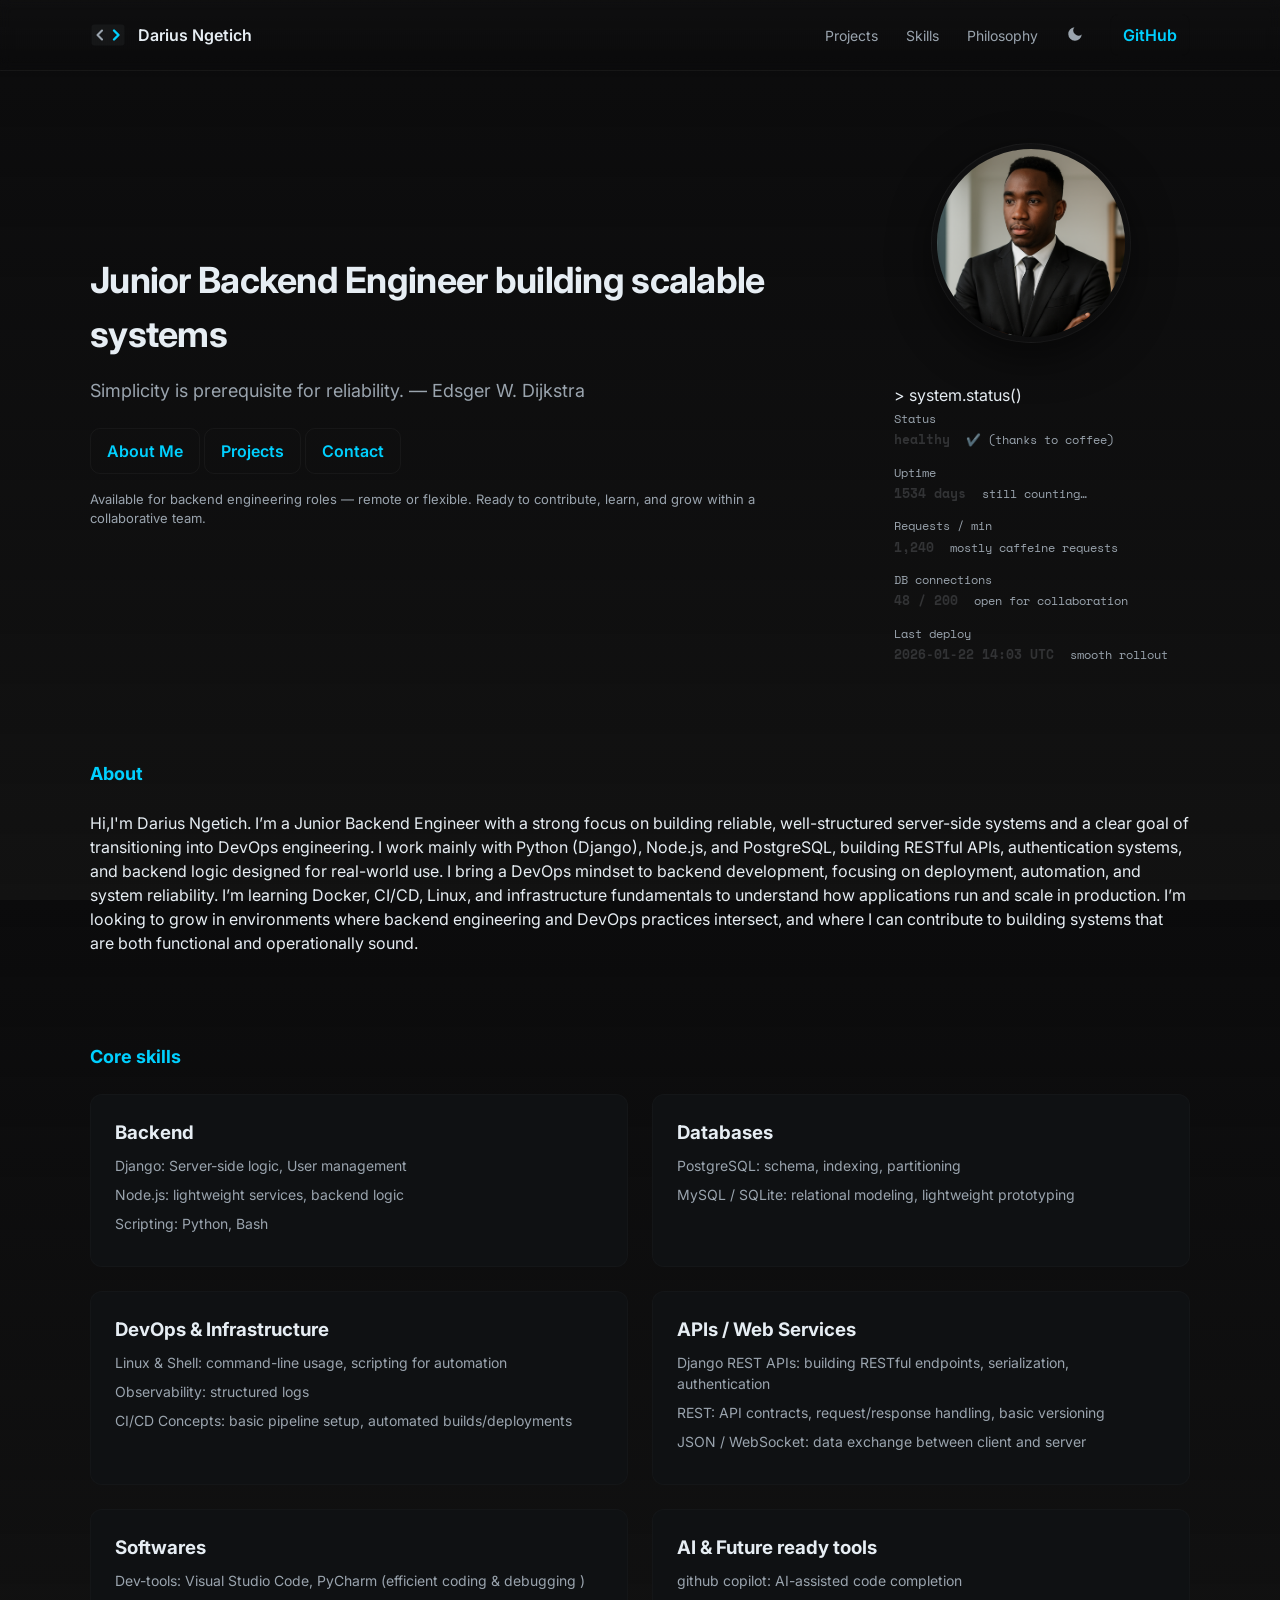
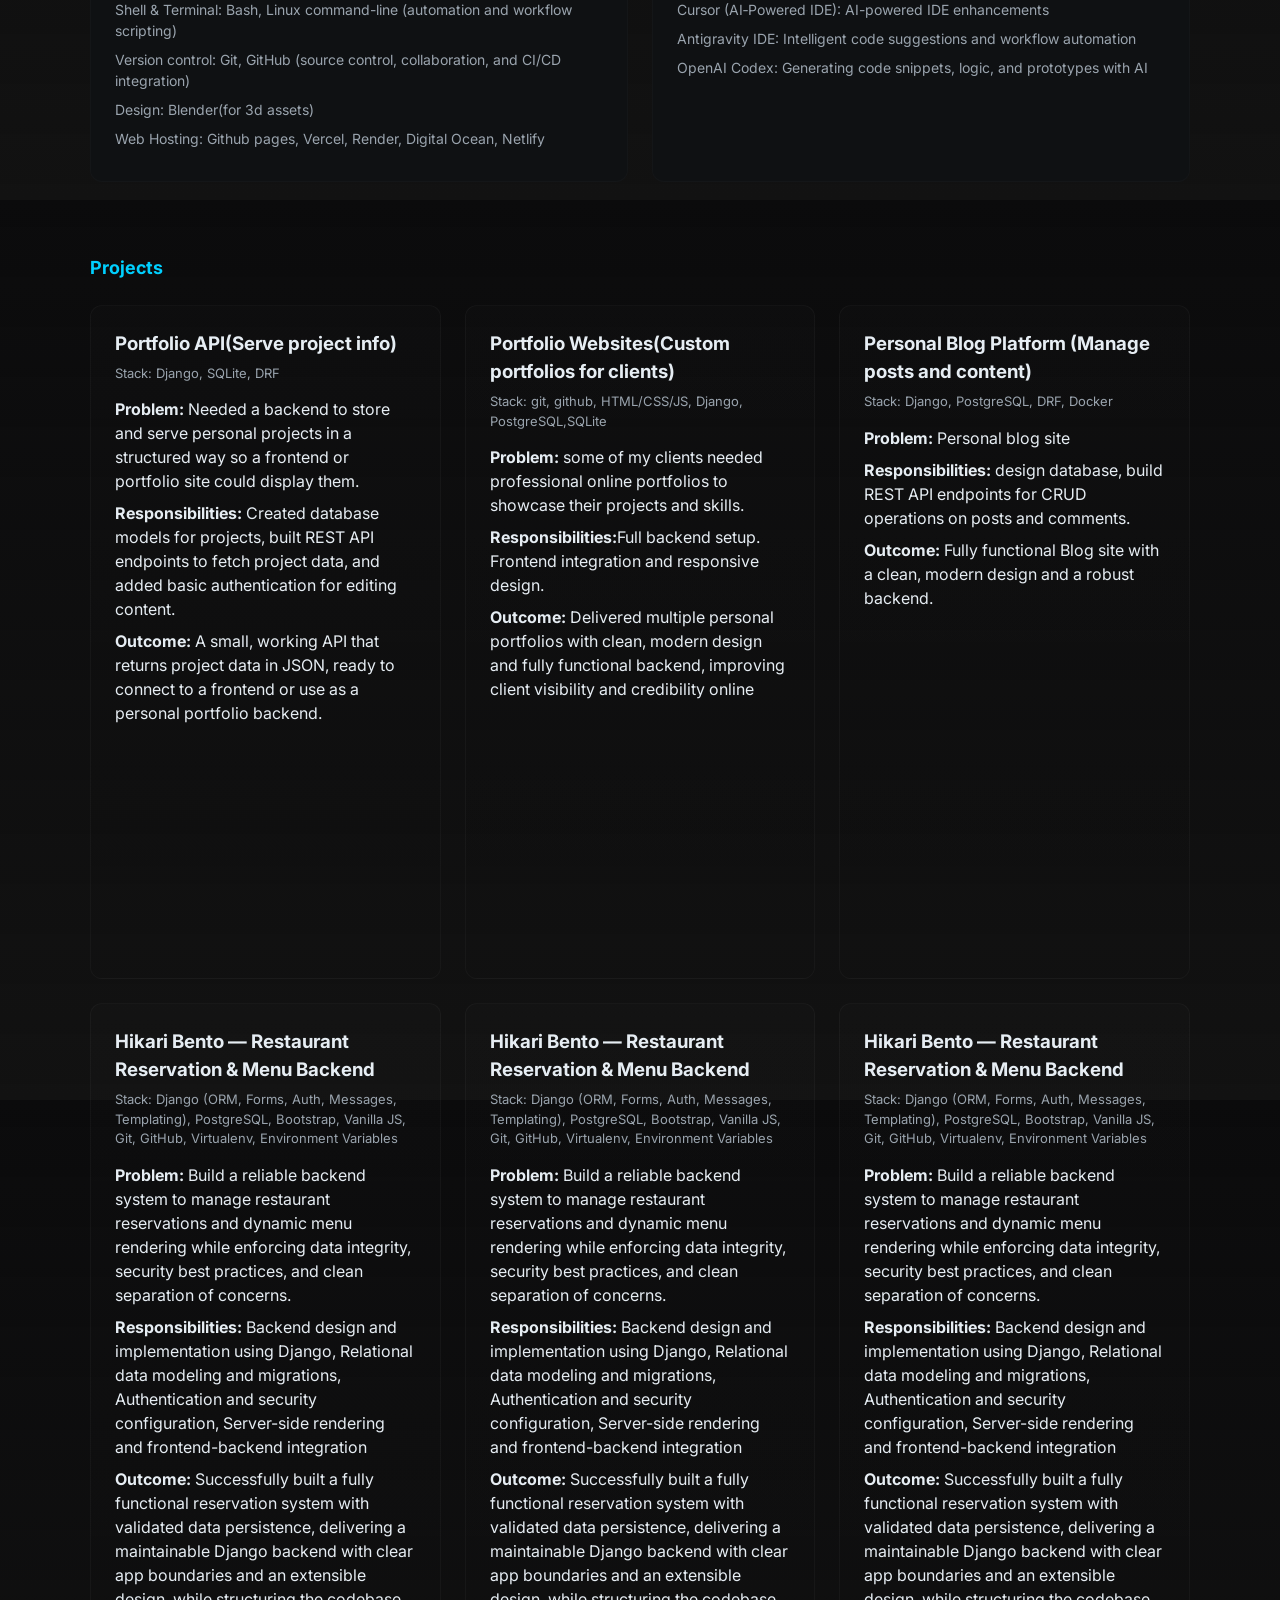
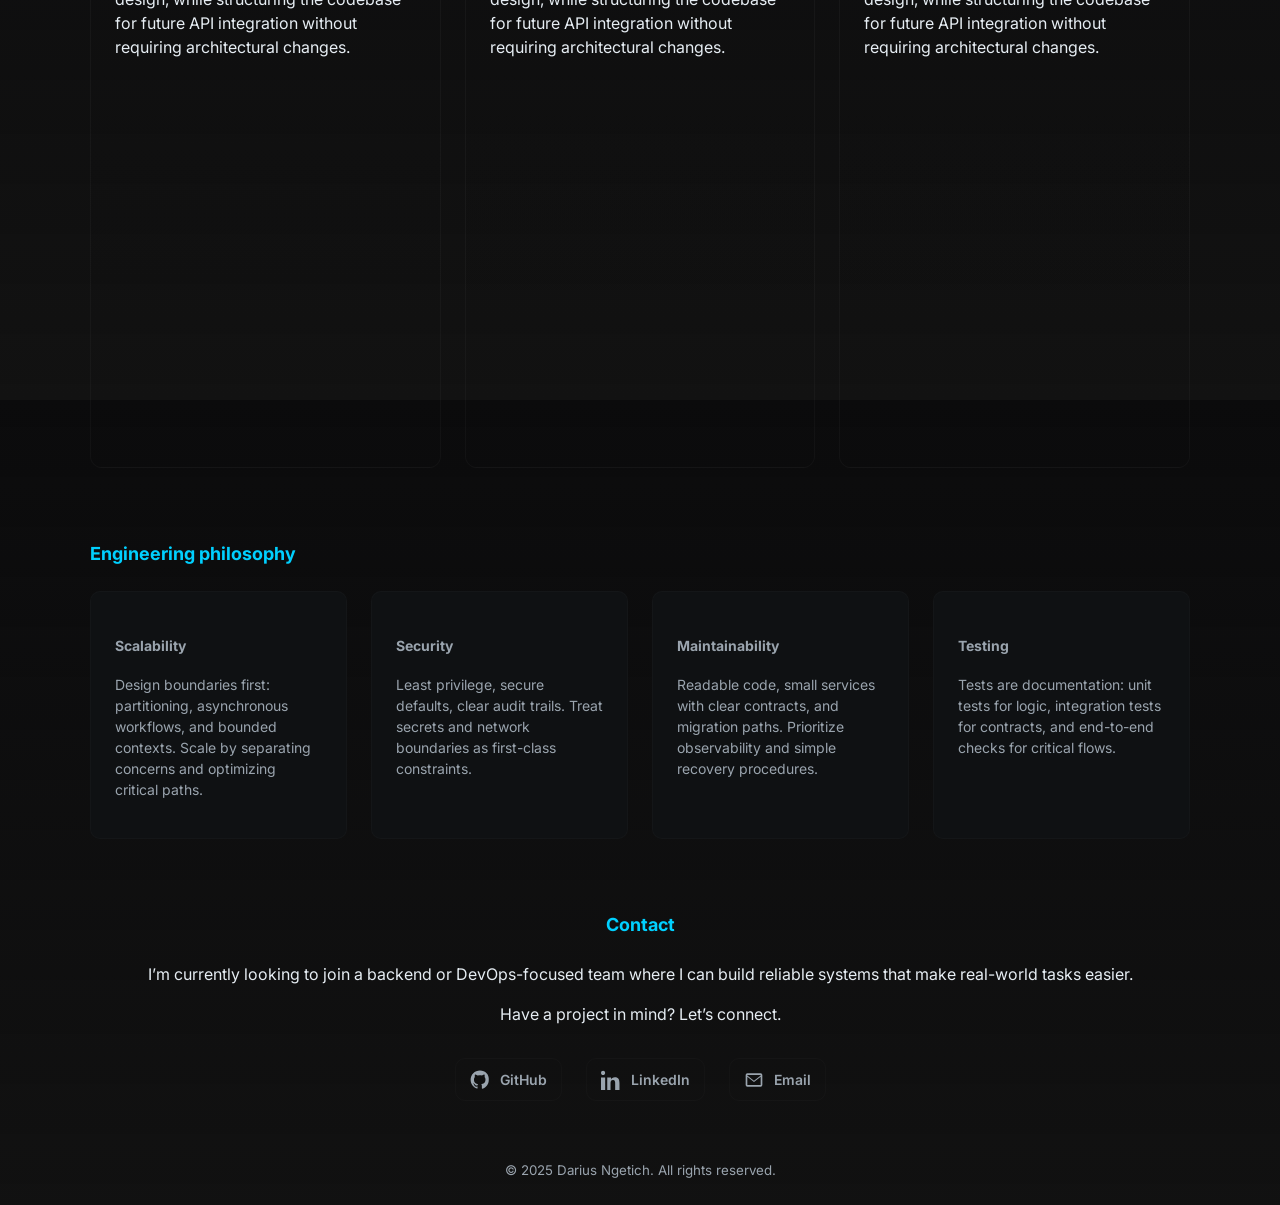
<file: index.html>
<!doctype html>
<html lang="en">
<head>
  <meta charset="utf-8" />
  <meta name="viewport" content="width=device-width,initial-scale=1" />
  <title>Darius Ngetich_Backend Engineer (Python & APIs)</title>

  <!-- Performance-first font loading (minimal) -->
  <link rel="preconnect" href="https://fonts.gstatic.com" crossorigin>
  <link href="https://fonts.googleapis.com/css2?family=Inter:wght@300;400;600;700&family=Space+Mono:wght@400;700&display=swap" rel="stylesheet">

  <!-- Styles -->
  <link rel="stylesheet" href="style.css">

  <!-- Minimal meta for social -->
  <meta name="description" content="Backend engineer specializing in API design, scalable systems, databases, and reliable automation. Clean, secure, production-ready systems." />
</head>
<body data-theme="dark">
  <header class="site-header">
    <div class="container header-inner">
      <a class="brand" href="#hero" aria-label="Go to top">
        <!-- Code-inspired mark -->
        <svg class="brand-mark" width="36" height="36" viewBox="0 0 24 24" aria-hidden="true">
          <rect x="1" y="5" width="22" height="14" rx="2" fill="currentColor" opacity="0.06"></rect>
          <path d="M8 9l-3 3 3 3" stroke="currentColor" stroke-width="1.4" fill="none" stroke-linecap="round" stroke-linejoin="round"/>
          <path d="M16 9l3 3-3 3" stroke="var(--accent)" stroke-width="1.6" fill="none" stroke-linecap="round" stroke-linejoin="round"/>
        </svg>
        <span class="brand-name">Darius Ngetich</span>
      </a>

      <nav class="nav" aria-label="Primary">
        <a class="nav-link" href="#projects">Projects</a>
        <a class="nav-link" href="#skills">Skills</a>
        <a class="nav-link" href="#philosophy">Philosophy</a>
        <button id="theme-toggle" class="btn-ghost" aria-pressed="false" title="Toggle light/dark">
          <span class="visually-hidden">Toggle theme</span>
          <svg width="18" height="18" viewBox="0 0 24 24" aria-hidden="true"><path d="M21 12.79A9 9 0 1111.21 3 7 7 0 0021 12.79z" fill="currentColor"></path></svg>
        </button>
        <a class="cta-link" href="https://github.com/Dariobot227" target="_blank" rel="noopener">GitHub</a>
      </nav>
    </div>
  </header>

  <main class="site-main">
    <!-- HERO -->
    <section id="hero" class="hero container">
      <div class="hero-content">
        <h1 class="headline">Junior Backend Engineer building scalable systems</h1>
        <p class="lead">Simplicity is prerequisite for reliability. — Edsger W. Dijkstra</p>
        <p class="hero-ctas">
          <a class="btn btn-outline" href="#about">About Me</a>
          <a class="btn btn-outline" href="#projects">Projects</a>
          <a class="btn btn-outline" href="#contact">Contact</a>
        </p>
        <p class="meta small muted">Available for backend engineering roles — remote or flexible. Ready to contribute, learn, and grow within a collaborative team.</p>
      </div>

      <aside class="hero-aside" aria-hidden="false">
        <!-- Portrait + terminal card stacked for a compact, balanced visual -->
        <figure class="portrait-wrap" aria-hidden="false">
          <!--
            Replace "assets/headshot.jpg" with your actual file path.
            Using <picture> allows adding multiple sizes/formats later (webp).
          -->
          <picture>
            <source srcset="assets/picman.png" type="image/png">
            <img class="portrait-img" src="assets/picman.png" alt="Professional headshot — neutral background" loading="lazy" width="320" height="320">
          </picture>
        </figure>

        <!-- REPLACE the current .term-card with this enhanced status card -->
          <!-- REPLACE the existing .term-card block with this -->
            <div class="term-card" role="status" aria-label="System status snapshot">
              <div class="term-line cmd">&gt; system.status()</div>

              <ul class="term-grid" aria-hidden="false">
                <li data-key="status">
                  <div class="term-key">Status</div>
                  <div class="term-val success">
                    healthy <span class="term-note">✔️ (thanks to coffee)</span>
                  </div>
                </li>

                <li data-key="uptime">
                  <div class="term-key">Uptime</div>
                  <div class="term-val">
                    1534 days <span class="term-note muted">still counting…</span>
                  </div>
                </li>

                <li data-key="requests">
                  <div class="term-key">Requests / min</div>
                  <div class="term-val">
                    1,240 <span class="term-note muted">mostly caffeine requests</span>
                  </div>
                </li>

                <li data-key="db">
                  <div class="term-key">DB connections</div>
                  <div class="term-val">
                    48 / 200 <span class="term-note muted">open for collaboration</span>
                  </div>
                </li>

                <li data-key="last-deploy">
                  <div class="term-key">Last deploy</div>
                  <div class="term-val"
                  >2026‑01‑22 14:03 UTC <span class="term-note muted">smooth rollout</span>
                </div>
                </li>
              </ul>
            </div>
      </aside>
    </section>

    <!-- ABOUT -->
    <section id="about" class="container about-section reveal">
      <h2 class="section-title">About</h2>
      <p class="about-text">
        Hi,I'm Darius Ngetich. I’m a Junior Backend Engineer with a strong focus on building reliable, well-structured server-side systems and a clear goal of transitioning into DevOps engineering. I work mainly with Python (Django), Node.js, and PostgreSQL, building RESTful APIs, authentication systems, and backend logic designed for real-world use.

        I bring a DevOps mindset to backend development, focusing on deployment, automation, and system reliability. I’m learning Docker, CI/CD, Linux, and infrastructure fundamentals to understand how applications run and scale in production.

        I’m looking to grow in environments where backend engineering and DevOps practices intersect, and where I can contribute to building systems that are both functional and operationally sound.
      </p>
    </section>

    <!-- SKILLS -->
    <section id="skills" class="container skills-section reveal">
      <h2 class="section-title">Core skills</h2>

      <div class="skills-grid" role="list">
        <div class="skill-card" role="listitem">
          <h3 class="skill-title">Backend</h3>
          <ul class="skill-list">
            <li>Django: Server-side logic, User management</li>
            <li>Node.js: lightweight services, backend logic</li>
            <li>Scripting: Python, Bash</li>
          </ul>
        </div>

        <div class="skill-card" role="listitem">
          <h3 class="skill-title">Databases</h3>
          <ul class="skill-list">
            <li>PostgreSQL: schema, indexing, partitioning</li>
            <li>MySQL / SQLite: relational modeling, lightweight prototyping</li>
          </ul>
        </div>

        <div class="skill-card" role="listitem">
          <h3 class="skill-title">DevOps & Infrastructure</h3>
          <ul class="skill-list">
            <li>Linux & Shell: command-line usage, scripting for automation</li>
            <li>Observability: structured logs</li>
            <li>CI/CD Concepts: basic pipeline setup, automated builds/deployments</li>
          </ul>
        </div>

        <div class="skill-card" role="listitem">
          <h3 class="skill-title">APIs / Web Services</h3>
          <ul class="skill-list">
            <li>Django REST APIs: building RESTful endpoints, serialization, authentication</li>
            <li>REST: API contracts, request/response handling, basic versioning</li>
            <li>JSON / WebSocket: data exchange between client and server</li>
          </ul>
        </div>

        <div class="skill-card" role="listitem">
          <h3 class="skill-title">Softwares</h3>
          <ul class="skill-list">
            <li>Dev-tools: Visual Studio Code, PyCharm (efficient coding & debugging )</li>
            <li>Shell & Terminal: Bash, Linux command-line (automation and workflow scripting)</li>
            <li>Version control: Git, GitHub (source control, collaboration, and CI/CD integration)</li>
            <li>Design: Blender(for 3d assets)</li>
            <li>Web Hosting: Github pages, Vercel, Render, Digital Ocean, Netlify</li>
          </ul>
        </div>

        <div class="skill-card" role="listitem">
          <h3 class="skill-title">AI & Future ready tools</h3>
          <ul class="skill-list">
            <li>github copilot: AI-assisted code completion</li>
            <li>Cursor (AI‑Powered IDE):  AI-powered IDE enhancements</li>
            <li>Antigravity IDE: Intelligent code suggestions and workflow automation</li>
            <li>OpenAI Codex: Generating code snippets, logic, and prototypes with AI</li>
            
          </ul>
        </div>
      </div>
    </section>

    <!-- PROJECTS -->
    <section id="projects" class="container projects-section reveal">
      <h2 class="section-title">Projects</h2>

      <div class="projects-grid">
        <!-- Project 1 -->
        <article class="project-card">
          <header>
            <h3 class="project-title">Portfolio API(Serve project info)</h3>
            <p class="project-stack">Stack: Django, SQLite, DRF</p>
          </header>
          <div class="project-body">
            <p class="project-problem"><strong>Problem:</strong> Needed a backend to store and serve personal projects in a structured way so a frontend or portfolio site could display them.</p>
            <p class="project-resp"><strong>Responsibilities:</strong> Created database models for projects, built REST API endpoints to fetch project data, and added basic authentication for editing content.</p>
            <p class="project-outcome"><strong>Outcome:</strong> A small, working API that returns project data in JSON, ready to connect to a frontend or use as a personal portfolio backend.</p>
          </div>
          <div class="project-more">
            <h4>Technical highlights</h4>
            <ul>
              <li>CRUD endpoints for projects (GET and POST)</li>
              <li>SQLite database for easy local development</li>
              <li>Basic authentication for editing content</li>
              <li>Simple, testable backend that can grow as skills improve</li>
            </ul>
          </div>
        </article>

        <!-- Project 2 -->
        <article class="project-card">
          <header>
            <h3 class="project-title">Portfolio Websites(Custom portfolios for clients)</h3>
            <p class="project-stack">Stack: git, github, HTML/CSS/JS, Django, PostgreSQL,SQLite</p>
          </header>
          <div class="project-body">
            <p class="project-problem"><strong>Problem:</strong> some of my clients needed professional online portfolios to showcase their projects and skills.</p>
            <p class="project-resp"><strong>Responsibilities:</strong>Full backend setup. Frontend integration and responsive design. </p>
            <p class="project-outcome"><strong>Outcome:</strong> Delivered multiple personal portfolios with clean, modern design and fully functional backend, improving client visibility and credibility online</p>
          </div>
          <div class="project-more">
            <h4>Technical highlights</h4>
            <ul>
              <li>For dynamic sites I implemented project CRUD so clients could add, edit, or delete data on their sites.</li>
              <li>Basic user login for editing own portfolio content</li>
              <li>Linked backend data to frontend templates for live project display</li>
            </ul>
          </div>
        </article>

        <!-- Project 3 -->
        <article class="project-card">
          <header>
            <h3 class="project-title">Personal Blog Platform (Manage posts and content)</h3>
            <p class="project-stack">Stack: Django, PostgreSQL, DRF, Docker</p>
          </header>
          <div class="project-body">
            <p class="project-problem"><strong>Problem:</strong> Personal blog site</p>
            <p class="project-resp"><strong>Responsibilities:</strong> design database, build REST API endpoints for CRUD operations on posts and comments.</p>
            <p class="project-outcome"><strong>Outcome:</strong> Fully functional Blog site with a clean, modern design and a robust backend.</p>
          </div>
          <div class="project-more">
            <h4>Technical highlights</h4>
            <ul>
              <li>CRUD APIs for posts, comments, and categories</li>
              <li>User authentication & permissions for authors and admins</li>
              <li>Django Admin integration for content management</li>
              <li>Relational database modeling in PostgreSQL for posts, categories, and comments</li>
            </ul>
          </div>
        </article>
         <!-- Project 4 -->
         <article class="project-card">
          <header>
            <h3 class="project-title">Hikari Bento — Restaurant Reservation & Menu Backend</h3>
            <p class="project-stack">Stack: Django (ORM, Forms, Auth, Messages, Templating), PostgreSQL, Bootstrap, Vanilla JS, Git, GitHub, Virtualenv, Environment Variables</p>
          </header>
          <div class="project-body">
            <p class="project-problem"><strong>Problem:</strong> Build a reliable backend system to manage restaurant reservations and dynamic menu rendering while enforcing data integrity, security best practices, and clean separation of concerns.</p>
            <p class="project-resp"><strong>Responsibilities:</strong> Backend design and implementation using Django, Relational data modeling and migrations, Authentication and security configuration, Server-side rendering and frontend-backend integration</p>
            <p class="project-outcome"><strong>Outcome:</strong> Successfully built a fully functional reservation system with validated data persistence, delivering a maintainable Django backend with clear app boundaries and an extensible design, while structuring the codebase for future API integration without requiring architectural changes.</p>
          </div>
          <div class="project-more">
            <h4>Technical highlights</h4>
            <ul>
              <li>Validated Reservations: Django Forms with server-side validation to ensure accurate bookings.</li>
              <li>Relational Schema: PostgreSQL models with transactional consistency via Django ORM and migrations.</li>
              <li>Dynamic Templates: Context-aware navigation and real-time user feedback with Django messages.</li>
              <li>Modular & API-Ready: Clean app structure enabling maintainability and future JSON API integration.</li>
              <li>Secure Auth: Built-in Django authentication, CSRF protection, and hashed passwords.</li>
            </ul>
          </div>
        </article>
         <!-- Project 5 -->
         <article class="project-card">
          <header>
            <h3 class="project-title">Hikari Bento — Restaurant Reservation & Menu Backend</h3>
            <p class="project-stack">Stack: Django (ORM, Forms, Auth, Messages, Templating), PostgreSQL, Bootstrap, Vanilla JS, Git, GitHub, Virtualenv, Environment Variables</p>
          </header>
          <div class="project-body">
            <p class="project-problem"><strong>Problem:</strong> Build a reliable backend system to manage restaurant reservations and dynamic menu rendering while enforcing data integrity, security best practices, and clean separation of concerns.</p>
            <p class="project-resp"><strong>Responsibilities:</strong> Backend design and implementation using Django, Relational data modeling and migrations, Authentication and security configuration, Server-side rendering and frontend-backend integration</p>
            <p class="project-outcome"><strong>Outcome:</strong> Successfully built a fully functional reservation system with validated data persistence, delivering a maintainable Django backend with clear app boundaries and an extensible design, while structuring the codebase for future API integration without requiring architectural changes.</p>
          </div>
          <div class="project-more">
            <h4>Technical highlights</h4>
            <ul>
              <li>Validated Reservations: Django Forms with server-side validation to ensure accurate bookings.</li>
              <li>Relational Schema: PostgreSQL models with transactional consistency via Django ORM and migrations.</li>
              <li>Dynamic Templates: Context-aware navigation and real-time user feedback with Django messages.</li>
              <li>Modular & API-Ready: Clean app structure enabling maintainability and future JSON API integration.</li>
              <li>Secure Auth: Built-in Django authentication, CSRF protection, and hashed passwords.</li>
            </ul>
          </div>
        </article>
         <!-- Project 6 -->
         <article class="project-card">
          <header>
            <h3 class="project-title">Hikari Bento — Restaurant Reservation & Menu Backend</h3>
            <p class="project-stack">Stack: Django (ORM, Forms, Auth, Messages, Templating), PostgreSQL, Bootstrap, Vanilla JS, Git, GitHub, Virtualenv, Environment Variables</p>
          </header>
          <div class="project-body">
            <p class="project-problem"><strong>Problem:</strong> Build a reliable backend system to manage restaurant reservations and dynamic menu rendering while enforcing data integrity, security best practices, and clean separation of concerns.</p>
            <p class="project-resp"><strong>Responsibilities:</strong> Backend design and implementation using Django, Relational data modeling and migrations, Authentication and security configuration, Server-side rendering and frontend-backend integration</p>
            <p class="project-outcome"><strong>Outcome:</strong> Successfully built a fully functional reservation system with validated data persistence, delivering a maintainable Django backend with clear app boundaries and an extensible design, while structuring the codebase for future API integration without requiring architectural changes.</p>
          </div>
          <div class="project-more">
            <h4>Technical highlights</h4>
            <ul>
              <li>Validated Reservations: Django Forms with server-side validation to ensure accurate bookings.</li>
              <li>Relational Schema: PostgreSQL models with transactional consistency via Django ORM and migrations.</li>
              <li>Dynamic Templates: Context-aware navigation and real-time user feedback with Django messages.</li>
              <li>Modular & API-Ready: Clean app structure enabling maintainability and future JSON API integration.</li>
              <li>Secure Auth: Built-in Django authentication, CSRF protection, and hashed passwords.</li>
            </ul>
          </div>
        </article>
      </div>
    </section>

    <!-- ENGINEERING PHILOSOPHY -->
    <section id="philosophy" class="container philosophy-section reveal">
      <h2 class="section-title">Engineering philosophy</h2>
      <div class="philosophy-grid">
        <div class="phil-card">
          <h4>Scalability</h4>
          <p>Design boundaries first: partitioning, asynchronous workflows, and bounded contexts. Scale by separating concerns and optimizing critical paths.</p>
        </div>
        <div class="phil-card">
          <h4>Security</h4>
          <p>Least privilege, secure defaults, clear audit trails. Treat secrets and network boundaries as first-class constraints.</p>
        </div>
        <div class="phil-card">
          <h4>Maintainability</h4>
          <p>Readable code, small services with clear contracts, and migration paths. Prioritize observability and simple recovery procedures.</p>
        </div>
        <div class="phil-card">
          <h4>Testing</h4>
          <p>Tests are documentation: unit tests for logic, integration tests for contracts, and end-to-end checks for critical flows.</p>
        </div>
      </div>
    </section>

    <!-- CONTACT -->
    <!-- REPLACE your existing Contact section with this -->
<section id="contact" class="container contact-section reveal">
  <h2 class="section-title">Contact</h2>
  <p class="contact-text">I’m currently looking to join a backend or DevOps-focused team where I can build reliable systems that make real-world tasks easier. </p>
  <p class="contact-text">Have a project in mind? Let’s connect. </p>
  <ul class="contact-list" role="list">
    <li>
      <a class="contact-link" href="https://github.com/Dariobot227" target="_blank" rel="noopener" aria-label="Open GitHub profile">
        <!-- GitHub icon -->
        <svg class="contact-icon" width="20" height="20" viewBox="0 0 24 24" aria-hidden="true"><path fill="currentColor" d="M12 .5C5.65.5.75 5.4.75 11.75c0 4.9 3.16 9.06 7.55 10.53.55.1.75-.24.75-.53v-1.86c-3.07.67-3.72-1.4-3.72-1.4-.5-1.28-1.22-1.62-1.22-1.62-.99-.67.07-.66.07-.66 1.1.08 1.7 1.14 1.7 1.14.98 1.68 2.58 1.2 3.22.92.1-.72.38-1.2.7-1.48-2.45-.28-5.03-1.22-5.03-5.44 0-1.2.42-2.18 1.11-2.95-.11-.28-.48-1.4.11-2.93 0 0 .91-.29 2.98 1.11a10.2 10.2 0 012.71-.37c.92 0 1.85.12 2.72.36 2.05-1.4 2.95-1.11 2.95-1.11.6 1.53.23 2.65.12 2.93.7.77 1.1 1.75 1.1 2.95 0 4.23-2.59 5.16-5.06 5.43.39.34.73 1.02.73 2.06v3.05c0 .3.2.64.76.53 4.38-1.47 7.53-5.63 7.53-10.52C23.25 5.4 18.35.5 12 .5z"/></svg>
        <span class="contact-label">GitHub</span>
      </a>
    </li>

    <li>
      <a class="contact-link" href="https://www.linkedin.com/in/darius-ngetich-3b90303a8/" target="_blank" rel="noopener" aria-label="Open LinkedIn profile">
        <!-- LinkedIn icon -->
        <svg class="contact-icon" width="20" height="20" viewBox="0 0 24 24" aria-hidden="true"><path fill="currentColor" d="M4.98 3.5C4.98 4.88 3.86 6 2.5 6S0 4.88 0 3.5 1.12 1 2.5 1 4.98 2.12 4.98 3.5zM0 8.98h5V24H0zM7.5 8.98H12v2.1h.07c.63-1.2 2.17-2.47 4.46-2.47 4.77 0 5.65 3.14 5.65 7.22V24H17v-7.77c0-1.85-.03-4.24-2.58-4.24-2.58 0-2.98 2.02-2.98 4.09V24H7.5z"/></svg>
        <span class="contact-label">LinkedIn</span>
      </a>
    </li>

    <li>
      <a class="contact-link" href="mailto:dariusngetich025@gmail.com" aria-label="Send email">
        <!-- Mail icon -->
        <svg class="contact-icon" width="20" height="20" viewBox="0 0 24 24" aria-hidden="true"><path fill="currentColor" d="M20 4H4a2 2 0 00-2 2v12a2 2 0 002 2h16a2 2 0 002-2V6a2 2 0 00-2-2zm0 2v.5L12 13 4 6.5V6h16zM4 18V8.1l8 6.4 8-6.4V18H4z"/></svg>
        <span class="contact-label">Email</span>
      </a>
    </li>
  </ul>
</section>

<!-- REPLACE the footer small line with this -->
<footer class="site-footer">
  <div class="container">
    <small class="muted footer-center">© 2025 Darius Ngetich. All rights reserved.</small>
  </div>
</footer>

  <script src="main.js" defer></script>
</body>
</html>
</file>
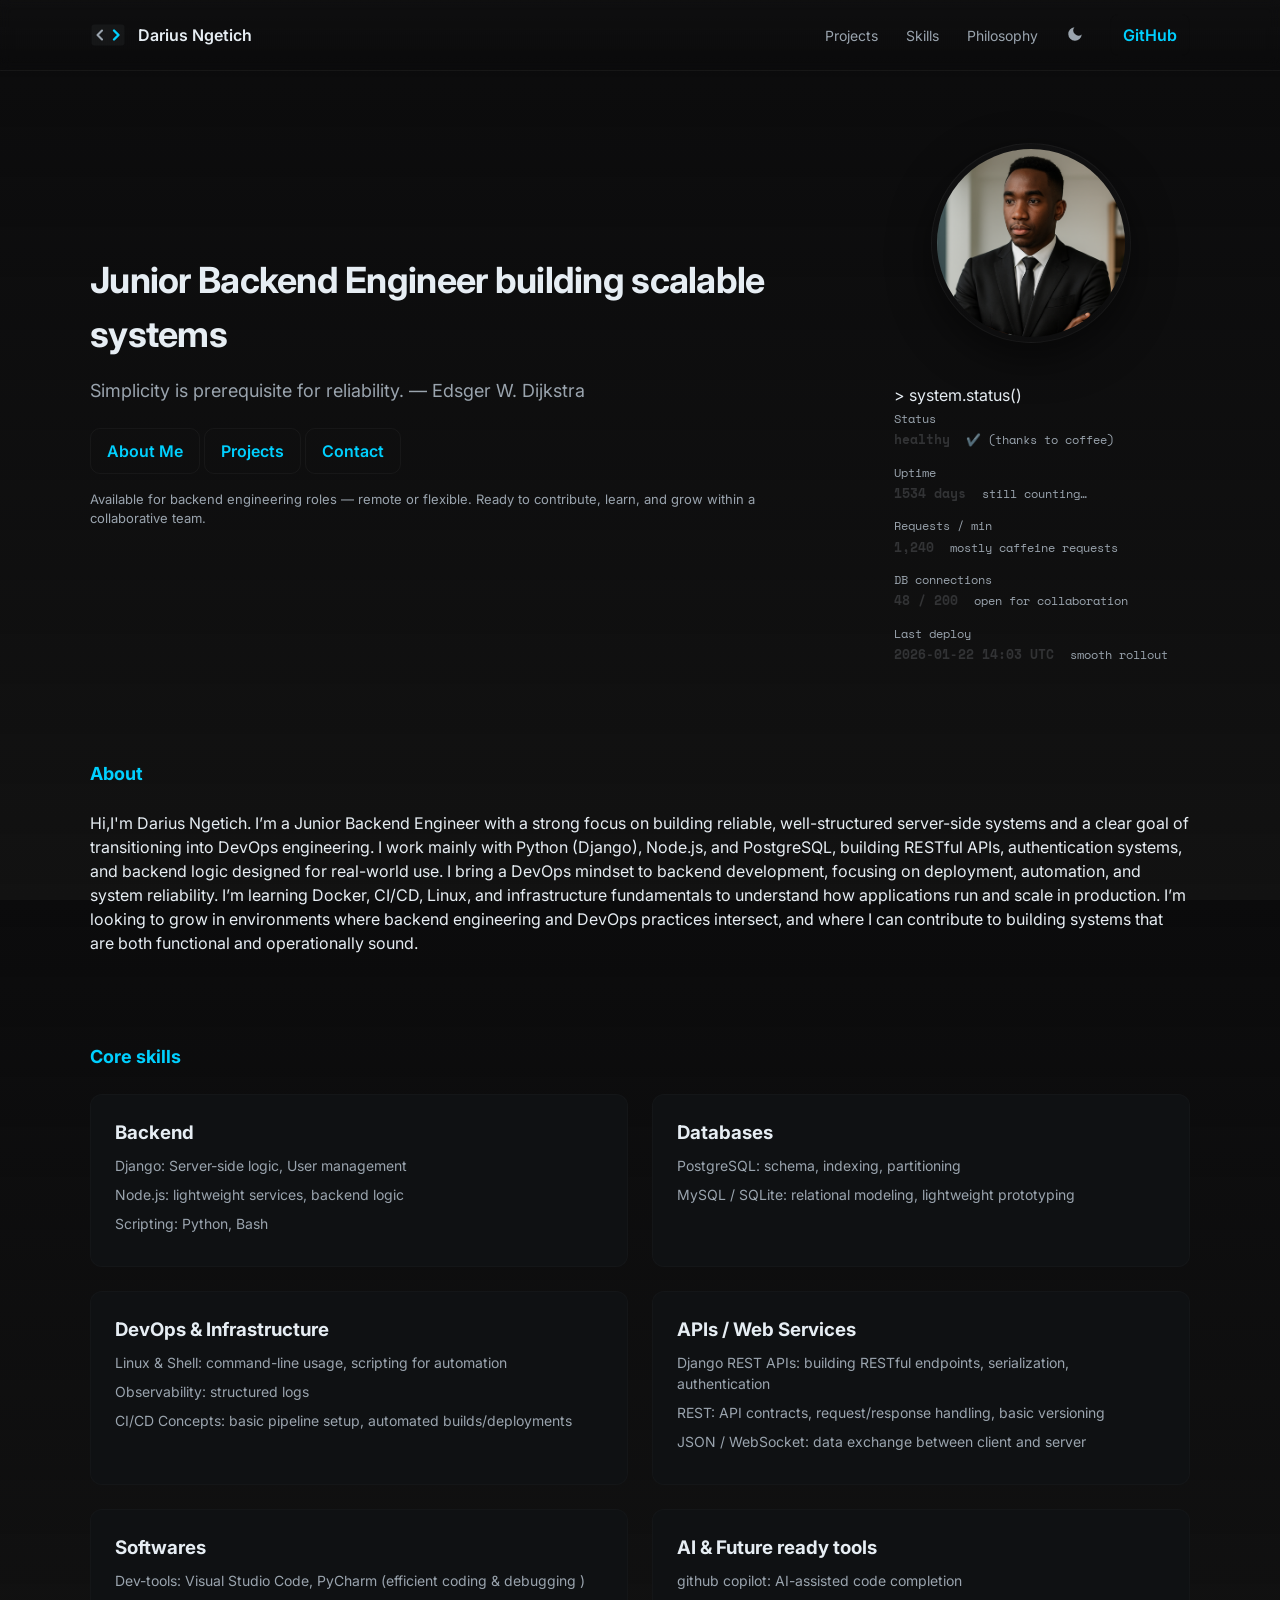
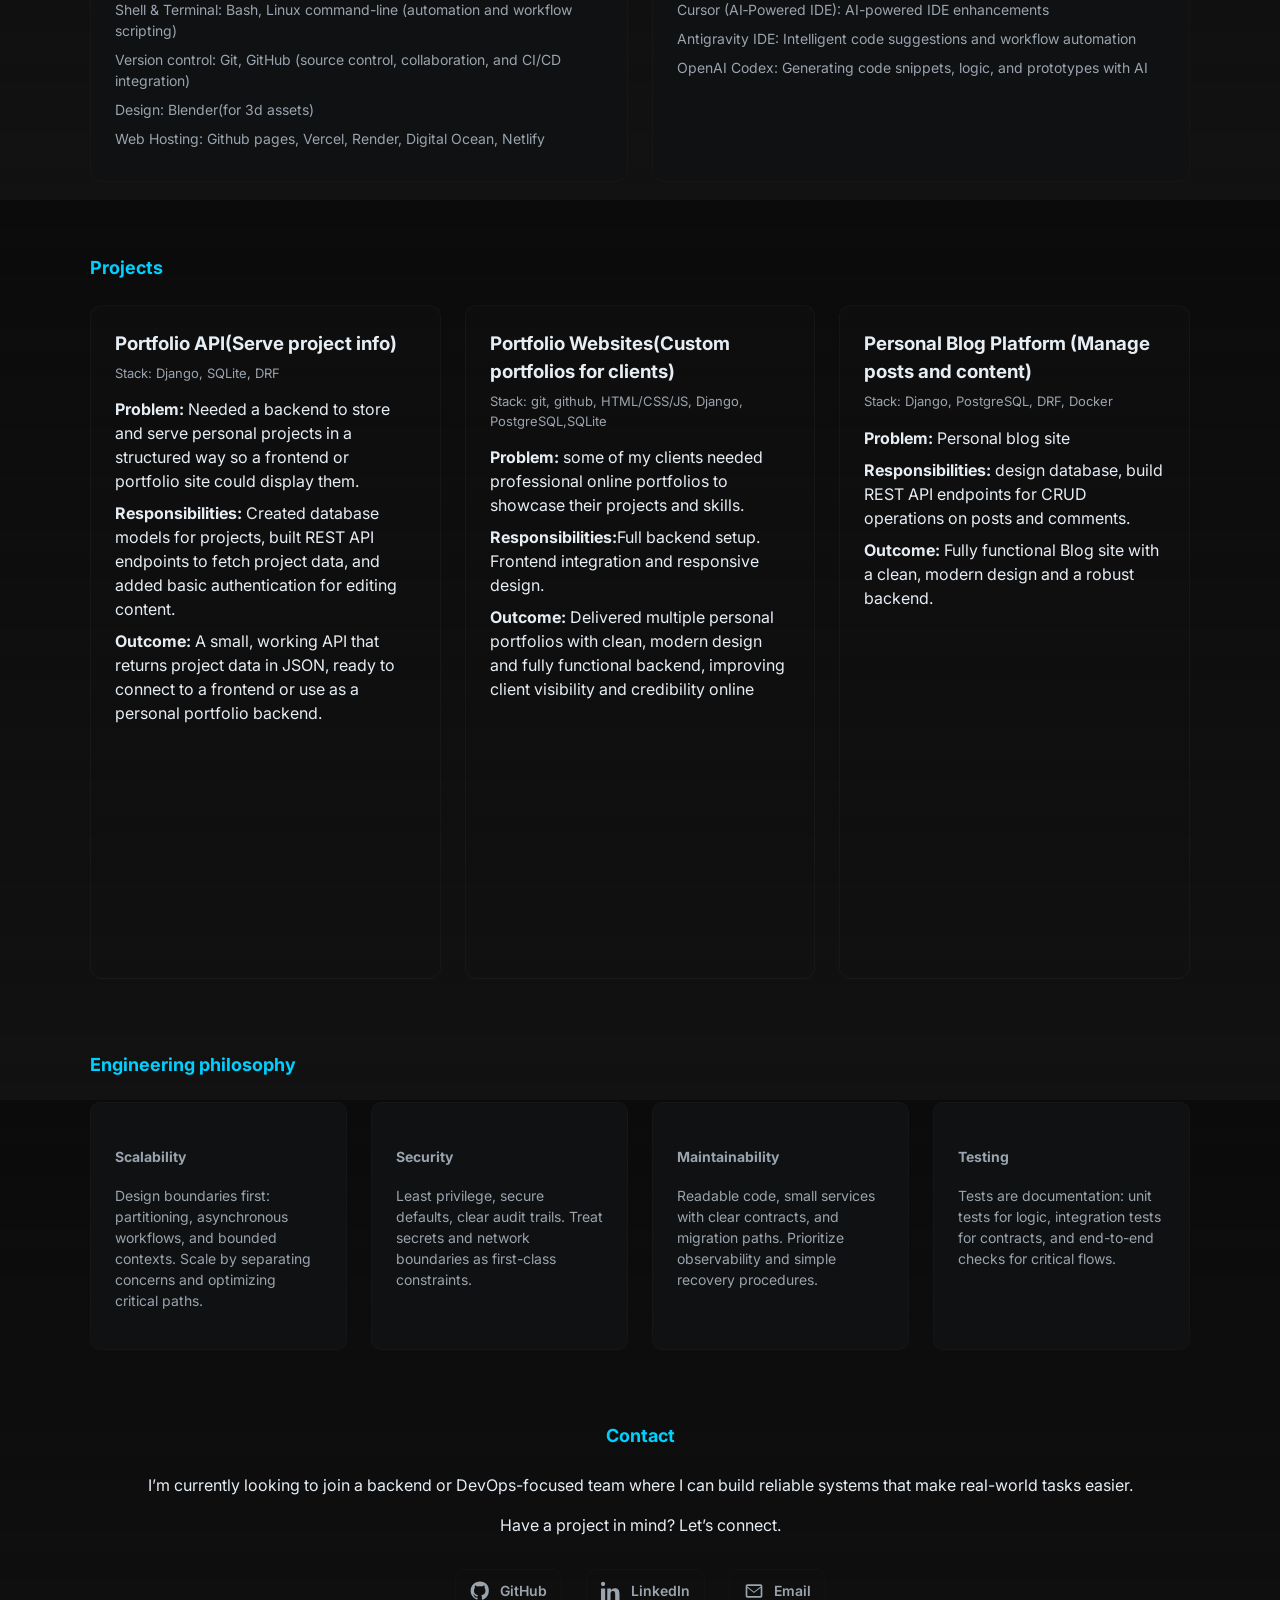
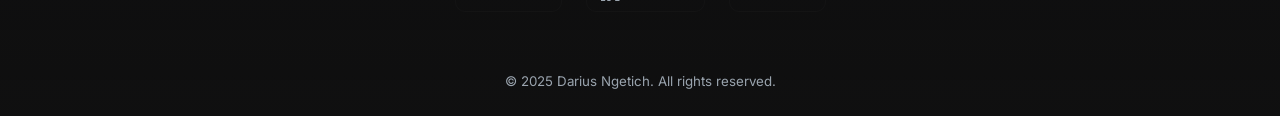
<file: Version_1/index.html>
<!doctype html>
<html lang="en">
<head>
  <meta charset="utf-8" />
  <meta name="viewport" content="width=device-width,initial-scale=1" />
  <title>Darius Ngetich_Backend Engineer (Python & APIs)</title>

  <!-- Performance-first font loading (minimal) -->
  <link rel="preconnect" href="https://fonts.gstatic.com" crossorigin>
  <link href="https://fonts.googleapis.com/css2?family=Inter:wght@300;400;600;700&family=Space+Mono:wght@400;700&display=swap" rel="stylesheet">

  <!-- Styles -->
  <link rel="stylesheet" href="style.css">

  <!-- Minimal meta for social -->
  <meta name="description" content="Backend engineer specializing in API design, scalable systems, databases, and reliable automation. Clean, secure, production-ready systems." />
</head>
<body data-theme="dark">
  <header class="site-header">
    <div class="container header-inner">
      <a class="brand" href="#hero" aria-label="Go to top">
        <!-- Code-inspired mark -->
        <svg class="brand-mark" width="36" height="36" viewBox="0 0 24 24" aria-hidden="true">
          <rect x="1" y="5" width="22" height="14" rx="2" fill="currentColor" opacity="0.06"></rect>
          <path d="M8 9l-3 3 3 3" stroke="currentColor" stroke-width="1.4" fill="none" stroke-linecap="round" stroke-linejoin="round"/>
          <path d="M16 9l3 3-3 3" stroke="var(--accent)" stroke-width="1.6" fill="none" stroke-linecap="round" stroke-linejoin="round"/>
        </svg>
        <span class="brand-name">Darius Ngetich</span>
      </a>

      <nav class="nav" aria-label="Primary">
        <a class="nav-link" href="#projects">Projects</a>
        <a class="nav-link" href="#skills">Skills</a>
        <a class="nav-link" href="#philosophy">Philosophy</a>
        <button id="theme-toggle" class="btn-ghost" aria-pressed="false" title="Toggle light/dark">
          <span class="visually-hidden">Toggle theme</span>
          <svg width="18" height="18" viewBox="0 0 24 24" aria-hidden="true"><path d="M21 12.79A9 9 0 1111.21 3 7 7 0 0021 12.79z" fill="currentColor"></path></svg>
        </button>
        <a class="cta-link" href="https://github.com/Dariobot227" target="_blank" rel="noopener">GitHub</a>
      </nav>
    </div>
  </header>

  <main class="site-main">
    <!-- HERO -->
    <section id="hero" class="hero container">
      <div class="hero-content">
        <h1 class="headline">Junior Backend Engineer building scalable systems</h1>
        <p class="lead">Simplicity is prerequisite for reliability. — Edsger W. Dijkstra</p>
        <p class="hero-ctas">
          <a class="btn btn-outline" href="#about">About Me</a>
          <a class="btn btn-outline" href="#projects">Projects</a>
          <a class="btn btn-outline" href="#contact">Contact</a>
        </p>
        <p class="meta small muted">Available for backend engineering roles — remote or flexible. Ready to contribute, learn, and grow within a collaborative team.</p>
      </div>

      <aside class="hero-aside" aria-hidden="false">
        <!-- Portrait + terminal card stacked for a compact, balanced visual -->
        <figure class="portrait-wrap" aria-hidden="false">
          <!--
            Replace "assets/headshot.jpg" with your actual file path.
            Using <picture> allows adding multiple sizes/formats later (webp).
          -->
          <picture>
            <source srcset="assets/picman.png" type="image/png">
            <img class="portrait-img" src="assets/picman.png" alt="Professional headshot — neutral background" loading="lazy" width="320" height="320">
          </picture>
        </figure>

        <!-- REPLACE the current .term-card with this enhanced status card -->
          <!-- REPLACE the existing .term-card block with this -->
            <div class="term-card" role="status" aria-label="System status snapshot">
              <div class="term-line cmd">&gt; system.status()</div>

              <ul class="term-grid" aria-hidden="false">
                <li data-key="status">
                  <div class="term-key">Status</div>
                  <div class="term-val success">
                    healthy <span class="term-note">✔️ (thanks to coffee)</span>
                  </div>
                </li>

                <li data-key="uptime">
                  <div class="term-key">Uptime</div>
                  <div class="term-val">
                    1534 days <span class="term-note muted">still counting…</span>
                  </div>
                </li>

                <li data-key="requests">
                  <div class="term-key">Requests / min</div>
                  <div class="term-val">
                    1,240 <span class="term-note muted">mostly caffeine requests</span>
                  </div>
                </li>

                <li data-key="db">
                  <div class="term-key">DB connections</div>
                  <div class="term-val">
                    48 / 200 <span class="term-note muted">open for collaboration</span>
                  </div>
                </li>

                <li data-key="last-deploy">
                  <div class="term-key">Last deploy</div>
                  <div class="term-val"
                  >2026‑01‑22 14:03 UTC <span class="term-note muted">smooth rollout</span>
                </div>
                </li>
              </ul>
            </div>
      </aside>
    </section>

    <!-- ABOUT -->
    <section id="about" class="container about-section reveal">
      <h2 class="section-title">About</h2>
      <p class="about-text">
        Hi,I'm Darius Ngetich. I’m a Junior Backend Engineer with a strong focus on building reliable, well-structured server-side systems and a clear goal of transitioning into DevOps engineering. I work mainly with Python (Django), Node.js, and PostgreSQL, building RESTful APIs, authentication systems, and backend logic designed for real-world use.

        I bring a DevOps mindset to backend development, focusing on deployment, automation, and system reliability. I’m learning Docker, CI/CD, Linux, and infrastructure fundamentals to understand how applications run and scale in production.

        I’m looking to grow in environments where backend engineering and DevOps practices intersect, and where I can contribute to building systems that are both functional and operationally sound.
      </p>
    </section>

    <!-- SKILLS -->
    <section id="skills" class="container skills-section reveal">
      <h2 class="section-title">Core skills</h2>

      <div class="skills-grid" role="list">
        <div class="skill-card" role="listitem">
          <h3 class="skill-title">Backend</h3>
          <ul class="skill-list">
            <li>Django: Server-side logic, User management</li>
            <li>Node.js: lightweight services, backend logic</li>
            <li>Scripting: Python, Bash</li>
          </ul>
        </div>

        <div class="skill-card" role="listitem">
          <h3 class="skill-title">Databases</h3>
          <ul class="skill-list">
            <li>PostgreSQL: schema, indexing, partitioning</li>
            <li>MySQL / SQLite: relational modeling, lightweight prototyping</li>
          </ul>
        </div>

        <div class="skill-card" role="listitem">
          <h3 class="skill-title">DevOps & Infrastructure</h3>
          <ul class="skill-list">
            <li>Linux & Shell: command-line usage, scripting for automation</li>
            <li>Observability: structured logs</li>
            <li>CI/CD Concepts: basic pipeline setup, automated builds/deployments</li>
          </ul>
        </div>

        <div class="skill-card" role="listitem">
          <h3 class="skill-title">APIs / Web Services</h3>
          <ul class="skill-list">
            <li>Django REST APIs: building RESTful endpoints, serialization, authentication</li>
            <li>REST: API contracts, request/response handling, basic versioning</li>
            <li>JSON / WebSocket: data exchange between client and server</li>
          </ul>
        </div>

        <div class="skill-card" role="listitem">
          <h3 class="skill-title">Softwares</h3>
          <ul class="skill-list">
            <li>Dev-tools: Visual Studio Code, PyCharm (efficient coding & debugging )</li>
            <li>Shell & Terminal: Bash, Linux command-line (automation and workflow scripting)</li>
            <li>Version control: Git, GitHub (source control, collaboration, and CI/CD integration)</li>
            <li>Design: Blender(for 3d assets)</li>
            <li>Web Hosting: Github pages, Vercel, Render, Digital Ocean, Netlify</li>
          </ul>
        </div>

        <div class="skill-card" role="listitem">
          <h3 class="skill-title">AI & Future ready tools</h3>
          <ul class="skill-list">
            <li>github copilot: AI-assisted code completion</li>
            <li>Cursor (AI‑Powered IDE):  AI-powered IDE enhancements</li>
            <li>Antigravity IDE: Intelligent code suggestions and workflow automation</li>
            <li>OpenAI Codex: Generating code snippets, logic, and prototypes with AI</li>
            
          </ul>
        </div>
      </div>
    </section>

    <!-- PROJECTS -->
    <section id="projects" class="container projects-section reveal">
      <h2 class="section-title">Projects</h2>

      <div class="projects-grid">
        <!-- Project 1 -->
        <article class="project-card">
          <header>
            <h3 class="project-title">Portfolio API(Serve project info)</h3>
            <p class="project-stack">Stack: Django, SQLite, DRF</p>
          </header>
          <div class="project-body">
            <p class="project-problem"><strong>Problem:</strong> Needed a backend to store and serve personal projects in a structured way so a frontend or portfolio site could display them.</p>
            <p class="project-resp"><strong>Responsibilities:</strong> Created database models for projects, built REST API endpoints to fetch project data, and added basic authentication for editing content.</p>
            <p class="project-outcome"><strong>Outcome:</strong> A small, working API that returns project data in JSON, ready to connect to a frontend or use as a personal portfolio backend.</p>
          </div>
          <div class="project-more">
            <h4>Technical highlights</h4>
            <ul>
              <li>CRUD endpoints for projects (GET and POST)</li>
              <li>SQLite database for easy local development</li>
              <li>Basic authentication for editing content</li>
              <li>Simple, testable backend that can grow as skills improve</li>
            </ul>
          </div>
        </article>

        <!-- Project 2 -->
        <article class="project-card">
          <header>
            <h3 class="project-title">Portfolio Websites(Custom portfolios for clients)</h3>
            <p class="project-stack">Stack: git, github, HTML/CSS/JS, Django, PostgreSQL,SQLite</p>
          </header>
          <div class="project-body">
            <p class="project-problem"><strong>Problem:</strong> some of my clients needed professional online portfolios to showcase their projects and skills.</p>
            <p class="project-resp"><strong>Responsibilities:</strong>Full backend setup. Frontend integration and responsive design. </p>
            <p class="project-outcome"><strong>Outcome:</strong> Delivered multiple personal portfolios with clean, modern design and fully functional backend, improving client visibility and credibility online</p>
          </div>
          <div class="project-more">
            <h4>Technical highlights</h4>
            <ul>
              <li>For dynamic sites I implemented project CRUD so clients could add, edit, or delete data on their sites.</li>
              <li>Basic user login for editing own portfolio content</li>
              <li>Linked backend data to frontend templates for live project display</li>
            </ul>
          </div>
        </article>

        <!-- Project 3 -->
        <article class="project-card">
          <header>
            <h3 class="project-title">Personal Blog Platform (Manage posts and content)</h3>
            <p class="project-stack">Stack: Django, PostgreSQL, DRF, Docker</p>
          </header>
          <div class="project-body">
            <p class="project-problem"><strong>Problem:</strong> Personal blog site</p>
            <p class="project-resp"><strong>Responsibilities:</strong> design database, build REST API endpoints for CRUD operations on posts and comments.</p>
            <p class="project-outcome"><strong>Outcome:</strong> Fully functional Blog site with a clean, modern design and a robust backend.</p>
          </div>
          <div class="project-more">
            <h4>Technical highlights</h4>
            <ul>
              <li>CRUD APIs for posts, comments, and categories</li>
              <li>User authentication & permissions for authors and admins</li>
              <li>Django Admin integration for content management</li>
              <li>Relational database modeling in PostgreSQL for posts, categories, and comments</li>
            </ul>
          </div>
        </article>
      </div>
    </section>

    <!-- ENGINEERING PHILOSOPHY -->
    <section id="philosophy" class="container philosophy-section reveal">
      <h2 class="section-title">Engineering philosophy</h2>
      <div class="philosophy-grid">
        <div class="phil-card">
          <h4>Scalability</h4>
          <p>Design boundaries first: partitioning, asynchronous workflows, and bounded contexts. Scale by separating concerns and optimizing critical paths.</p>
        </div>
        <div class="phil-card">
          <h4>Security</h4>
          <p>Least privilege, secure defaults, clear audit trails. Treat secrets and network boundaries as first-class constraints.</p>
        </div>
        <div class="phil-card">
          <h4>Maintainability</h4>
          <p>Readable code, small services with clear contracts, and migration paths. Prioritize observability and simple recovery procedures.</p>
        </div>
        <div class="phil-card">
          <h4>Testing</h4>
          <p>Tests are documentation: unit tests for logic, integration tests for contracts, and end-to-end checks for critical flows.</p>
        </div>
      </div>
    </section>

    <!-- CONTACT -->
    <!-- REPLACE your existing Contact section with this -->
<section id="contact" class="container contact-section reveal">
  <h2 class="section-title">Contact</h2>
  <p class="contact-text">I’m currently looking to join a backend or DevOps-focused team where I can build reliable systems that make real-world tasks easier. </p>
  <p class="contact-text">Have a project in mind? Let’s connect. </p>
  <ul class="contact-list" role="list">
    <li>
      <a class="contact-link" href="https://github.com/Dariobot227" target="_blank" rel="noopener" aria-label="Open GitHub profile">
        <!-- GitHub icon -->
        <svg class="contact-icon" width="20" height="20" viewBox="0 0 24 24" aria-hidden="true"><path fill="currentColor" d="M12 .5C5.65.5.75 5.4.75 11.75c0 4.9 3.16 9.06 7.55 10.53.55.1.75-.24.75-.53v-1.86c-3.07.67-3.72-1.4-3.72-1.4-.5-1.28-1.22-1.62-1.22-1.62-.99-.67.07-.66.07-.66 1.1.08 1.7 1.14 1.7 1.14.98 1.68 2.58 1.2 3.22.92.1-.72.38-1.2.7-1.48-2.45-.28-5.03-1.22-5.03-5.44 0-1.2.42-2.18 1.11-2.95-.11-.28-.48-1.4.11-2.93 0 0 .91-.29 2.98 1.11a10.2 10.2 0 012.71-.37c.92 0 1.85.12 2.72.36 2.05-1.4 2.95-1.11 2.95-1.11.6 1.53.23 2.65.12 2.93.7.77 1.1 1.75 1.1 2.95 0 4.23-2.59 5.16-5.06 5.43.39.34.73 1.02.73 2.06v3.05c0 .3.2.64.76.53 4.38-1.47 7.53-5.63 7.53-10.52C23.25 5.4 18.35.5 12 .5z"/></svg>
        <span class="contact-label">GitHub</span>
      </a>
    </li>

    <li>
      <a class="contact-link" href="https://www.linkedin.com/in/darius-ngetich-3b90303a8/" target="_blank" rel="noopener" aria-label="Open LinkedIn profile">
        <!-- LinkedIn icon -->
        <svg class="contact-icon" width="20" height="20" viewBox="0 0 24 24" aria-hidden="true"><path fill="currentColor" d="M4.98 3.5C4.98 4.88 3.86 6 2.5 6S0 4.88 0 3.5 1.12 1 2.5 1 4.98 2.12 4.98 3.5zM0 8.98h5V24H0zM7.5 8.98H12v2.1h.07c.63-1.2 2.17-2.47 4.46-2.47 4.77 0 5.65 3.14 5.65 7.22V24H17v-7.77c0-1.85-.03-4.24-2.58-4.24-2.58 0-2.98 2.02-2.98 4.09V24H7.5z"/></svg>
        <span class="contact-label">LinkedIn</span>
      </a>
    </li>

    <li>
      <a class="contact-link" href="mailto:dariusngetich025@gmail.com" aria-label="Send email">
        <!-- Mail icon -->
        <svg class="contact-icon" width="20" height="20" viewBox="0 0 24 24" aria-hidden="true"><path fill="currentColor" d="M20 4H4a2 2 0 00-2 2v12a2 2 0 002 2h16a2 2 0 002-2V6a2 2 0 00-2-2zm0 2v.5L12 13 4 6.5V6h16zM4 18V8.1l8 6.4 8-6.4V18H4z"/></svg>
        <span class="contact-label">Email</span>
      </a>
    </li>
  </ul>
</section>

<!-- REPLACE the footer small line with this -->
<footer class="site-footer">
  <div class="container">
    <small class="muted footer-center">© 2025 Darius Ngetich. All rights reserved.</small>
  </div>
</footer>

  <script src="main.js" defer></script>
</body>
</html>
</file>
<file: style.css>
/* styles.css
   Dark-first, modular CSS for a high-end backend portfolio.
   Variables, responsive layout, subtle motion, and accessible emphasis.
*/

/* -------------------------
   :root / Theme variables
   ------------------------- */
:root{
  /* Spacing scale */
  --space-1: 8px;
  --space-2: 16px;
  --space-3: 24px;
  --space-4: 36px;
  --space-5: 56px;
  --container: 1100px;

  /* Typography */
  --font-sans: "Inter", system-ui, -apple-system, "Segoe UI", Roboto, "Helvetica Neue", Arial;
  --font-mono: "Space Mono", ui-monospace, SFMono-Regular, Menlo, Monaco, "Roboto Mono", monospace;
  --fs-0: 13px;
  --fs-1: 15px;
  --fs-2: 18px;
  --fs-3: 22px;
  --fs-4: 36px;
  --fw-regular: 400;
  --fw-medium: 600;
  --fw-strong: 700;

  /* Accent and neutrals (dark-first) */
  --bg: #0b0b0c; /* near-black */
  --panel: #0f1113;
  --muted: #9aa4ae;
  --surface-1: #0d0f11;
  --accent: #00d0ff; /* electric cyan */
  --accent-2: #ffcf5c; /* optional gold-tint used sparingly */
  --glass: rgba(255,255,255,0.02);

  /* Motion */
  --ease: cubic-bezier(.2,.9,.3,1);
  --radius: 10px;

  color-scheme: dark;
}

/* Light-mode overrides */
:root[data-theme="light"]{
  --bg: #f6f7f9;
  --panel: #ffffff;
  --muted: #56606a;
  --surface-1: #f2f4f6;
  --accent: #0066ff;
  --glass: rgba(10,10,10,0.03);
  color-scheme: light;
}

/* -------------------------
   Global base
   ------------------------- */
*{box-sizing:border-box}
html,body{height:100%}
body{
  margin:0;
  font-family:var(--font-sans);
  font-weight:var(--fw-regular);
  background:linear-gradient(180deg, var(--bg) 0%, rgba(0,0,0,0.01) 100%);
  color:#e6edf3;
  -webkit-font-smoothing:antialiased;
  -moz-osx-font-smoothing:grayscale;
  line-height:1.5;
  transition:background .35s var(--ease), color .35s var(--ease);
  padding-bottom:var(--space-4);
}

/* Container */
.container{
  max-width:var(--container);
  margin:0 auto;
  padding:0 var(--space-2);
}

/* Small helpers */
.visually-hidden{position:absolute !important;height:1px;width:1px;overflow:hidden;clip:rect(1px,1px,1px,1px);white-space:nowrap;border:0;padding:0;margin:-1px}
.muted{color:var(--muted)}
.small{font-size:var(--fs-0)}

/* -------------------------
   Header
   ------------------------- */
.site-header{
  position:sticky;
  top:0;
  z-index:30;
  backdrop-filter: blur(6px);
  background: linear-gradient(180deg, rgba(255,255,255,0.02), transparent);
  border-bottom: 1px solid rgba(255,255,255,0.03);
}
.header-inner{
  display:flex;
  align-items:center;
  justify-content:space-between;
  gap:var(--space-3);
  padding:calc(var(--space-2) - 2px) 0;
}

/* Brand */
.brand{
  display:flex;
  gap:12px;
  align-items:center;
  color:inherit;
  text-decoration:none;
}
.brand-mark{color:var(--muted);flex:0 0 36px}
.brand-name{font-weight:var(--fw-medium)}

/* Nav */
.nav{display:flex;align-items:center;gap:12px}
.nav-link{
  color:var(--muted);
  text-decoration:none;
  padding:6px 8px;
  border-radius:8px;
  transition:color .2s var(--ease), background .2s var(--ease), transform .18s var(--ease);
  font-size:14px;
}
.nav-link:hover{color:var(--accent); background:var(--glass)}
.cta-link{
  margin-left:6px;
  padding:8px 12px;
  border-radius:8px;
  background:transparent;
  color:var(--accent);
  border:1px solid rgba(0,0,0,0.06);
  text-decoration:none;
  font-weight:600;
}

/* Buttons */
.btn{
  display:inline-block;
  padding:10px 16px;
  border-radius:10px;
  background:linear-gradient(90deg, rgba(0,0,0,0.08), rgba(255,255,255,0.02));
  color:var(--panel);
  background-color:var(--accent);
  color:#04121a;
  text-decoration:none;
  font-weight:600;
  transition:transform .14s var(--ease), box-shadow .14s var(--ease);
}
.btn:hover{transform:translateY(-3px); box-shadow:0 8px 30px rgba(0,208,255,0.08)}
.btn-outline{background:transparent;color:var(--accent);border:1px solid rgba(255,255,255,0.04)}
.btn-ghost{background:transparent;border:0;color:var(--muted);padding:6px 8px}

/* -------------------------
   Hero
   ------------------------- */
.hero{
  display:flex;
  gap:var(--space-5);
  align-items:center;
  justify-content:space-between;
  padding:var(--space-5) 0;
}
.hero-content{max-width:66%}
.headline{
  font-size:var(--fs-4);
  margin:0 0 var(--space-2) 0;
  letter-spacing:-0.02em;
  font-weight:700;
}
.lead{font-size:var(--fs-2); color:var(--muted); margin:0 0 var(--space-3)}
.hero-ctas{margin-top:var(--space-3)}
.meta{margin-top:var(--space-2)}

/* Aside with portrait + terminal */
.hero-aside{
  display:flex;
  align-items:center;
  gap:var(--space-3);
  justify-content:flex-end;
  flex:1;
  flex-direction:column;
}

/* Portrait styles */
/* REPLACE the existing portrait & responsive rules with this block */

/* Portrait styles — larger, responsive, and subtly accented */
.portrait-wrap{
  width: 200px;              /* larger on desktop */
  height: 200px;
  border-radius: 9999px;
  overflow: hidden;
  padding: 5px;
  background: linear-gradient(180deg, rgba(255,255,255,0.02), transparent);
  display: block;
  box-shadow: 0 14px 40px rgba(0,0,0,0.5);
  border: 1px solid rgba(255,255,255,0.04);
  position: relative;
  transition: transform .25s var(--ease), box-shadow .25s var(--ease);
  /* subtle neon ring using box-shadow (keeps dark-first aesthetic) */
  box-shadow:
    0 14px 40px rgba(0,0,0,0.5),
    0 0 0 0 rgba(0,208,255,0.00);
}
.portrait-wrap:hover{
  transform: translateY(-4px);
  box-shadow:
    0 24px 60px rgba(0,0,0,0.55),
    0 0 18px rgba(0,208,255,0.04);
}

.portrait-img{
  width: 100%;
  height: 100%;
  object-fit: cover;
  display: block;
  border-radius: 9999px;
  /* keep image rendering sharp */
  image-rendering: auto;
  -webkit-user-drag: none;
}

/* Responsive adjustments: moderate size on medium screens, smaller on phone */
@media (max-width:1100px){
  .portrait-wrap{ width: 180px; height: 180px; }
}

@media (max-width:760px){
  /* On narrow devices keep portrait compact for layout balance */
  .portrait-wrap{ width: 120px; height: 120px; }
  .portrait-wrap:hover{ transform: none; box-shadow: 0 10px 26px rgba(0,0,0,0.45); }
}

/* Terminal card kept below portrait for balance */
/* REPLACE/ADD these rules near your term-card styles */

.term-grid {
  list-style: none;
  padding: 0;
  margin: 0;
  display: grid;
  gap: 8px;
  font-family: var(--font-mono);
  font-size: 13px;
  line-height: 1.35;
}

/* Stack key and value vertically so notes wrap under value and content won't overflow */
.term-grid li {
  display: flex;
  flex-direction: column; /* key above value */
  align-items: flex-start;
  gap: 4px;
  padding: 4px 0;
  word-break: break-word;  /* prevent long notes from overflowing */
}

/* Key visual */
.term-key {
  color: var(--muted);
  font-size: 12px;
  font-variant: tabular-nums;
}

/* Value and inline note */
.term-val {
  color: #323335;
  font-weight: 600;
  display: inline-block;
  transition: transform .22s var(--ease), color .22s var(--ease);
  will-change: transform;
}

/* Note styling: muted, smaller and allowed to wrap */
.term-note {
  display: inline-block;
  margin-left: 8px;
  font-size: 12px;
  color: var(--muted);
  font-weight: 500;
  white-space: normal;
  max-width: 100%;
}

/* Small screens: reduce term-card width so it fits */
@media (max-width:760px) {
  .term-card { width: 220px; }
  .term-note { font-size: 11px; }
}

/* -------------------------
   Sections
   ------------------------- */
.section-title{margin:0 0 var(--space-3); font-size:18px; font-weight:700; color:var(--accent)}
.about-section, .skills-section, .projects-section, .philosophy-section, .contact-section{padding:var(--space-4) 0}

/* Skills grid */
.skills-grid{
  display:grid;
  grid-template-columns:repeat(2,minmax(0,1fr));
  gap:var(--space-3);
}
.skill-card{
  background:var(--panel);
  padding:var(--space-3);
  border-radius:12px;
  border:1px solid rgba(255,255,255,0.02);
}
.skill-title{margin:0 0 8px 0}
.skill-list{margin:0;padding:0;list-style:none}
.skill-list li{margin:8px 0;color:var(--muted);font-size:14px}

/* Projects */
.projects-grid{
  display:grid;
  grid-template-columns:repeat(3,minmax(0,1fr));
  gap:var(--space-3);
}
.project-card{
  position:relative;
  background:linear-gradient(180deg, rgba(255,255,255,0.012), transparent);
  padding:var(--space-3);
  border-radius:12px;
  border:1px solid rgba(255,255,255,0.03);
  transition:transform .28s var(--ease), box-shadow .28s var(--ease);
  overflow:hidden;
}
.project-card:hover{transform:translateY(-6px); box-shadow:0 18px 40px rgba(0,0,0,0.45)}
.project-title{margin:0 0 6px 0}
.project-stack{margin:0 0 14px 0; font-size:13px; color:var(--muted)}
.project-body p{margin:8px 0}
.project-more{
  margin-top:12px;
  opacity:0;
  transform:translateY(8px);
  transition:opacity .28s var(--ease), transform .28s var(--ease);
  border-top:1px dashed rgba(255,255,255,0.02);
  padding-top:12px;
  color:var(--muted);
  font-size:13px;
}
.project-card:hover .project-more{opacity:1; transform:none}

/* Philosophy grid */
.philosophy-grid{
  display:grid;
  grid-template-columns:repeat(4,minmax(0,1fr));
  gap:var(--space-3);
}
.phil-card{
  background:var(--panel);
  padding:var(--space-3);
  border-radius:10px;
  border:1px solid rgba(255,255,255,0.02);
  color:var(--muted);
  font-size:14px;
}

/* Contact */
/* --- Add or replace the Contact (centered + icons) styles --- */
.contact-section{
  text-align:center;
}
.contact-list{
  display:inline-flex;
  gap:var(--space-3);
  list-style:none;
  padding:0;
  margin:var(--space-2) 0 0 0;
  align-items:center;
  justify-content:center;
}
.contact-link{
  display:inline-flex;
  gap:10px;
  align-items:center;
  padding:10px 14px;
  border-radius:10px;
  text-decoration:none;
  color:var(--muted);
  background:transparent;
  transition:transform .16s var(--ease), box-shadow .16s var(--ease), color .16s var(--ease);
  border:1px solid rgba(255,255,255,0.02);
}
.contact-link:hover{
  color:var(--accent);
  transform:translateY(-3px);
  box-shadow:0 10px 26px rgba(0,208,255,0.04);
}
.contact-link:focus{
  outline:2px solid rgba(0,208,255,0.12);
  outline-offset:4px;
}
.contact-icon{
  display:block;
  color:var(--muted);
  transition:color .18s var(--ease), transform .18s var(--ease);
  flex:0 0 20px;
}
.contact-link:hover .contact-icon{color:var(--accent); transform:translateY(-2px)}
.contact-label{font-weight:600; font-size:14px; color:inherit;}

/* Footer centered */
.site-footer{padding:var(--space-3) 0; color:var(--muted); text-align:center}
.footer-center{display:block; margin:0 auto; text-align:center;}

/* Responsive: stack contact vertically on narrow screens */
@media (max-width:760px){
  .contact-list{flex-direction:column; align-items:center; gap:12px}
  .contact-link{width:220px; justify-content:center}
}

/* -------------------------
   Responsive
   ------------------------- */
@media (max-width:1100px){
  .hero-content{max-width:60%}
  .projects-grid{grid-template-columns:repeat(2,minmax(0,1fr))}
  .philosophy-grid{grid-template-columns:repeat(2,minmax(0,1fr))}
  .skills-grid{grid-template-columns:1fr 1fr}
}
@media (max-width:760px){
  .header-inner{padding:10px 0}
  .hero{flex-direction:column; align-items:flex-start}
  .hero-content{max-width:100%}
  .hero-aside{width:100%; margin-top:var(--space-3); flex-direction:row; align-items:center; justify-content:flex-start}
  .term-card{width:200px}
  .projects-grid{grid-template-columns:1fr}
  .skills-grid{grid-template-columns:1fr}
  .philosophy-grid{grid-template-columns:1fr}
  .brand-name{display:none}
}

/* -------------------------
   Reveal animations (subtle)
   ------------------------- */
.reveal{opacity:0; transform:translateY(10px); transition:opacity .6s var(--ease), transform .6s var(--ease)}
.reveal.in-view{opacity:1; transform:none}

/* small tweaks for light theme readability */
:root[data-theme="light"] body{color:#0b1a24}
/* --- Enhanced terminal/status card key/value layout --- */
</file>
<file: Version_1/style.css>
/* styles.css
   Dark-first, modular CSS for a high-end backend portfolio.
   Variables, responsive layout, subtle motion, and accessible emphasis.
*/

/* -------------------------
   :root / Theme variables
   ------------------------- */
:root{
  /* Spacing scale */
  --space-1: 8px;
  --space-2: 16px;
  --space-3: 24px;
  --space-4: 36px;
  --space-5: 56px;
  --container: 1100px;

  /* Typography */
  --font-sans: "Inter", system-ui, -apple-system, "Segoe UI", Roboto, "Helvetica Neue", Arial;
  --font-mono: "Space Mono", ui-monospace, SFMono-Regular, Menlo, Monaco, "Roboto Mono", monospace;
  --fs-0: 13px;
  --fs-1: 15px;
  --fs-2: 18px;
  --fs-3: 22px;
  --fs-4: 36px;
  --fw-regular: 400;
  --fw-medium: 600;
  --fw-strong: 700;

  /* Accent and neutrals (dark-first) */
  --bg: #0b0b0c; /* near-black */
  --panel: #0f1113;
  --muted: #9aa4ae;
  --surface-1: #0d0f11;
  --accent: #00d0ff; /* electric cyan */
  --accent-2: #ffcf5c; /* optional gold-tint used sparingly */
  --glass: rgba(255,255,255,0.02);

  /* Motion */
  --ease: cubic-bezier(.2,.9,.3,1);
  --radius: 10px;

  color-scheme: dark;
}

/* Light-mode overrides */
:root[data-theme="light"]{
  --bg: #f6f7f9;
  --panel: #ffffff;
  --muted: #56606a;
  --surface-1: #f2f4f6;
  --accent: #0066ff;
  --glass: rgba(10,10,10,0.03);
  color-scheme: light;
}

/* -------------------------
   Global base
   ------------------------- */
*{box-sizing:border-box}
html,body{height:100%}
body{
  margin:0;
  font-family:var(--font-sans);
  font-weight:var(--fw-regular);
  background:linear-gradient(180deg, var(--bg) 0%, rgba(0,0,0,0.01) 100%);
  color:#e6edf3;
  -webkit-font-smoothing:antialiased;
  -moz-osx-font-smoothing:grayscale;
  line-height:1.5;
  transition:background .35s var(--ease), color .35s var(--ease);
  padding-bottom:var(--space-4);
}

/* Container */
.container{
  max-width:var(--container);
  margin:0 auto;
  padding:0 var(--space-2);
}

/* Small helpers */
.visually-hidden{position:absolute !important;height:1px;width:1px;overflow:hidden;clip:rect(1px,1px,1px,1px);white-space:nowrap;border:0;padding:0;margin:-1px}
.muted{color:var(--muted)}
.small{font-size:var(--fs-0)}

/* -------------------------
   Header
   ------------------------- */
.site-header{
  position:sticky;
  top:0;
  z-index:30;
  backdrop-filter: blur(6px);
  background: linear-gradient(180deg, rgba(255,255,255,0.02), transparent);
  border-bottom: 1px solid rgba(255,255,255,0.03);
}
.header-inner{
  display:flex;
  align-items:center;
  justify-content:space-between;
  gap:var(--space-3);
  padding:calc(var(--space-2) - 2px) 0;
}

/* Brand */
.brand{
  display:flex;
  gap:12px;
  align-items:center;
  color:inherit;
  text-decoration:none;
}
.brand-mark{color:var(--muted);flex:0 0 36px}
.brand-name{font-weight:var(--fw-medium)}

/* Nav */
.nav{display:flex;align-items:center;gap:12px}
.nav-link{
  color:var(--muted);
  text-decoration:none;
  padding:6px 8px;
  border-radius:8px;
  transition:color .2s var(--ease), background .2s var(--ease), transform .18s var(--ease);
  font-size:14px;
}
.nav-link:hover{color:var(--accent); background:var(--glass)}
.cta-link{
  margin-left:6px;
  padding:8px 12px;
  border-radius:8px;
  background:transparent;
  color:var(--accent);
  border:1px solid rgba(0,0,0,0.06);
  text-decoration:none;
  font-weight:600;
}

/* Buttons */
.btn{
  display:inline-block;
  padding:10px 16px;
  border-radius:10px;
  background:linear-gradient(90deg, rgba(0,0,0,0.08), rgba(255,255,255,0.02));
  color:var(--panel);
  background-color:var(--accent);
  color:#04121a;
  text-decoration:none;
  font-weight:600;
  transition:transform .14s var(--ease), box-shadow .14s var(--ease);
}
.btn:hover{transform:translateY(-3px); box-shadow:0 8px 30px rgba(0,208,255,0.08)}
.btn-outline{background:transparent;color:var(--accent);border:1px solid rgba(255,255,255,0.04)}
.btn-ghost{background:transparent;border:0;color:var(--muted);padding:6px 8px}

/* -------------------------
   Hero
   ------------------------- */
.hero{
  display:flex;
  gap:var(--space-5);
  align-items:center;
  justify-content:space-between;
  padding:var(--space-5) 0;
}
.hero-content{max-width:66%}
.headline{
  font-size:var(--fs-4);
  margin:0 0 var(--space-2) 0;
  letter-spacing:-0.02em;
  font-weight:700;
}
.lead{font-size:var(--fs-2); color:var(--muted); margin:0 0 var(--space-3)}
.hero-ctas{margin-top:var(--space-3)}
.meta{margin-top:var(--space-2)}

/* Aside with portrait + terminal */
.hero-aside{
  display:flex;
  align-items:center;
  gap:var(--space-3);
  justify-content:flex-end;
  flex:1;
  flex-direction:column;
}

/* Portrait styles */
/* REPLACE the existing portrait & responsive rules with this block */

/* Portrait styles — larger, responsive, and subtly accented */
.portrait-wrap{
  width: 200px;              /* larger on desktop */
  height: 200px;
  border-radius: 9999px;
  overflow: hidden;
  padding: 5px;
  background: linear-gradient(180deg, rgba(255,255,255,0.02), transparent);
  display: block;
  box-shadow: 0 14px 40px rgba(0,0,0,0.5);
  border: 1px solid rgba(255,255,255,0.04);
  position: relative;
  transition: transform .25s var(--ease), box-shadow .25s var(--ease);
  /* subtle neon ring using box-shadow (keeps dark-first aesthetic) */
  box-shadow:
    0 14px 40px rgba(0,0,0,0.5),
    0 0 0 0 rgba(0,208,255,0.00);
}
.portrait-wrap:hover{
  transform: translateY(-4px);
  box-shadow:
    0 24px 60px rgba(0,0,0,0.55),
    0 0 18px rgba(0,208,255,0.04);
}

.portrait-img{
  width: 100%;
  height: 100%;
  object-fit: cover;
  display: block;
  border-radius: 9999px;
  /* keep image rendering sharp */
  image-rendering: auto;
  -webkit-user-drag: none;
}

/* Responsive adjustments: moderate size on medium screens, smaller on phone */
@media (max-width:1100px){
  .portrait-wrap{ width: 180px; height: 180px; }
}

@media (max-width:760px){
  /* On narrow devices keep portrait compact for layout balance */
  .portrait-wrap{ width: 120px; height: 120px; }
  .portrait-wrap:hover{ transform: none; box-shadow: 0 10px 26px rgba(0,0,0,0.45); }
}

/* Terminal card kept below portrait for balance */
/* REPLACE/ADD these rules near your term-card styles */

.term-grid {
  list-style: none;
  padding: 0;
  margin: 0;
  display: grid;
  gap: 8px;
  font-family: var(--font-mono);
  font-size: 13px;
  line-height: 1.35;
}

/* Stack key and value vertically so notes wrap under value and content won't overflow */
.term-grid li {
  display: flex;
  flex-direction: column; /* key above value */
  align-items: flex-start;
  gap: 4px;
  padding: 4px 0;
  word-break: break-word;  /* prevent long notes from overflowing */
}

/* Key visual */
.term-key {
  color: var(--muted);
  font-size: 12px;
  font-variant: tabular-nums;
}

/* Value and inline note */
.term-val {
  color: #323335;
  font-weight: 600;
  display: inline-block;
  transition: transform .22s var(--ease), color .22s var(--ease);
  will-change: transform;
}

/* Note styling: muted, smaller and allowed to wrap */
.term-note {
  display: inline-block;
  margin-left: 8px;
  font-size: 12px;
  color: var(--muted);
  font-weight: 500;
  white-space: normal;
  max-width: 100%;
}

/* Small screens: reduce term-card width so it fits */
@media (max-width:760px) {
  .term-card { width: 220px; }
  .term-note { font-size: 11px; }
}

/* -------------------------
   Sections
   ------------------------- */
.section-title{margin:0 0 var(--space-3); font-size:18px; font-weight:700; color:var(--accent)}
.about-section, .skills-section, .projects-section, .philosophy-section, .contact-section{padding:var(--space-4) 0}

/* Skills grid */
.skills-grid{
  display:grid;
  grid-template-columns:repeat(2,minmax(0,1fr));
  gap:var(--space-3);
}
.skill-card{
  background:var(--panel);
  padding:var(--space-3);
  border-radius:12px;
  border:1px solid rgba(255,255,255,0.02);
}
.skill-title{margin:0 0 8px 0}
.skill-list{margin:0;padding:0;list-style:none}
.skill-list li{margin:8px 0;color:var(--muted);font-size:14px}

/* Projects */
.projects-grid{
  display:grid;
  grid-template-columns:repeat(3,minmax(0,1fr));
  gap:var(--space-3);
}
.project-card{
  position:relative;
  background:linear-gradient(180deg, rgba(255,255,255,0.012), transparent);
  padding:var(--space-3);
  border-radius:12px;
  border:1px solid rgba(255,255,255,0.03);
  transition:transform .28s var(--ease), box-shadow .28s var(--ease);
  overflow:hidden;
}
.project-card:hover{transform:translateY(-6px); box-shadow:0 18px 40px rgba(0,0,0,0.45)}
.project-title{margin:0 0 6px 0}
.project-stack{margin:0 0 14px 0; font-size:13px; color:var(--muted)}
.project-body p{margin:8px 0}
.project-more{
  margin-top:12px;
  opacity:0;
  transform:translateY(8px);
  transition:opacity .28s var(--ease), transform .28s var(--ease);
  border-top:1px dashed rgba(255,255,255,0.02);
  padding-top:12px;
  color:var(--muted);
  font-size:13px;
}
.project-card:hover .project-more{opacity:1; transform:none}

/* Philosophy grid */
.philosophy-grid{
  display:grid;
  grid-template-columns:repeat(4,minmax(0,1fr));
  gap:var(--space-3);
}
.phil-card{
  background:var(--panel);
  padding:var(--space-3);
  border-radius:10px;
  border:1px solid rgba(255,255,255,0.02);
  color:var(--muted);
  font-size:14px;
}

/* Contact */
/* --- Add or replace the Contact (centered + icons) styles --- */
.contact-section{
  text-align:center;
}
.contact-list{
  display:inline-flex;
  gap:var(--space-3);
  list-style:none;
  padding:0;
  margin:var(--space-2) 0 0 0;
  align-items:center;
  justify-content:center;
}
.contact-link{
  display:inline-flex;
  gap:10px;
  align-items:center;
  padding:10px 14px;
  border-radius:10px;
  text-decoration:none;
  color:var(--muted);
  background:transparent;
  transition:transform .16s var(--ease), box-shadow .16s var(--ease), color .16s var(--ease);
  border:1px solid rgba(255,255,255,0.02);
}
.contact-link:hover{
  color:var(--accent);
  transform:translateY(-3px);
  box-shadow:0 10px 26px rgba(0,208,255,0.04);
}
.contact-link:focus{
  outline:2px solid rgba(0,208,255,0.12);
  outline-offset:4px;
}
.contact-icon{
  display:block;
  color:var(--muted);
  transition:color .18s var(--ease), transform .18s var(--ease);
  flex:0 0 20px;
}
.contact-link:hover .contact-icon{color:var(--accent); transform:translateY(-2px)}
.contact-label{font-weight:600; font-size:14px; color:inherit;}

/* Footer centered */
.site-footer{padding:var(--space-3) 0; color:var(--muted); text-align:center}
.footer-center{display:block; margin:0 auto; text-align:center;}

/* Responsive: stack contact vertically on narrow screens */
@media (max-width:760px){
  .contact-list{flex-direction:column; align-items:center; gap:12px}
  .contact-link{width:220px; justify-content:center}
}

/* -------------------------
   Responsive
   ------------------------- */
@media (max-width:1100px){
  .hero-content{max-width:60%}
  .projects-grid{grid-template-columns:repeat(2,minmax(0,1fr))}
  .philosophy-grid{grid-template-columns:repeat(2,minmax(0,1fr))}
  .skills-grid{grid-template-columns:1fr 1fr}
}
@media (max-width:760px){
  .header-inner{padding:10px 0}
  .hero{flex-direction:column; align-items:flex-start}
  .hero-content{max-width:100%}
  .hero-aside{width:100%; margin-top:var(--space-3); flex-direction:row; align-items:center; justify-content:flex-start}
  .term-card{width:200px}
  .projects-grid{grid-template-columns:1fr}
  .skills-grid{grid-template-columns:1fr}
  .philosophy-grid{grid-template-columns:1fr}
  .brand-name{display:none}
}

/* -------------------------
   Reveal animations (subtle)
   ------------------------- */
.reveal{opacity:0; transform:translateY(10px); transition:opacity .6s var(--ease), transform .6s var(--ease)}
.reveal.in-view{opacity:1; transform:none}

/* small tweaks for light theme readability */
:root[data-theme="light"] body{color:#0b1a24}
/* --- Enhanced terminal/status card key/value layout --- */
</file>
